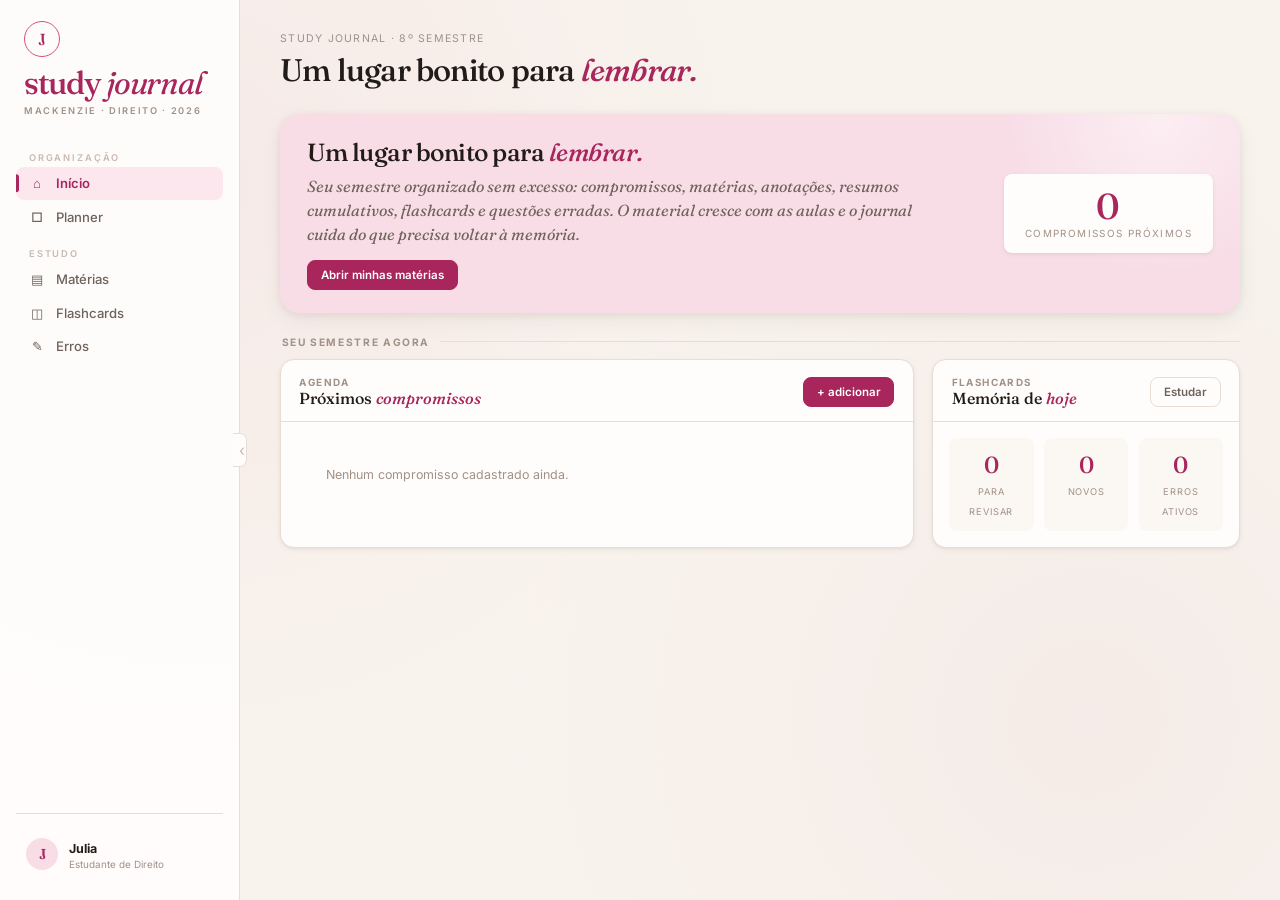
<file: 8semestre-index (1).html>
<!DOCTYPE html><html lang="pt-BR"><head><meta charset="UTF-8"><meta name="viewport" content="width=device-width,initial-scale=1,viewport-fit=cover"><title>Study Journal · Mackenzie</title>
<link rel="preconnect" href="https://fonts.googleapis.com"><link rel="preconnect" href="https://fonts.gstatic.com" crossorigin><link href="https://fonts.googleapis.com/css2?family=Fraunces:ital,opsz,wght@0,9..144,300..650;1,9..144,300..650&family=Inter:wght@400;500;600;700&family=Caveat:wght@400;500&display=swap" rel="stylesheet">
<style>
:root{--bg:#F8F3ED;--bg-soft:#FBF7F2;--paper:#FFFDFC;--ink:#211C19;--ink-soft:#6F625B;--faded:#A19187;--ghost:#C8BAB1;--line:#E8DDD4;--rose:#D84E84;--rose-deep:#A8265C;--rose-soft:#FCE7EF;--blush:#F8DDE7;--nude:#F3E3D6;--shadow-sm:0 1px 3px rgba(33,28,25,.05),0 2px 6px rgba(33,28,25,.04);--shadow:0 2px 8px rgba(33,28,25,.07),0 8px 24px rgba(33,28,25,.05);--shadow-lg:0 8px 32px rgba(33,28,25,.11),0 20px 48px rgba(33,28,25,.07);--r8:8px;--r14:14px;--r20:20px;--tr:.28s cubic-bezier(.4,0,.2,1)}
*{box-sizing:border-box}html,body{margin:0;min-height:100%;font-family:Inter,sans-serif;background:var(--bg);color:var(--ink)}body{background-image:radial-gradient(circle at 15% 20%,rgba(216,78,132,.055),transparent 45%),radial-gradient(circle at 85% 80%,rgba(168,38,92,.035),transparent 46%)}button,input,textarea,select{font:inherit}button{cursor:pointer}.app{display:grid;grid-template-columns:240px 1fr;min-height:100vh;transition:grid-template-columns .3s}.app.collapsed{grid-template-columns:0 1fr}.sidebar{background:rgba(255,253,252,.94);border-right:1px solid var(--line);padding:1.3rem 1rem;position:sticky;top:0;height:100dvh;overflow-y:auto;display:flex;flex-direction:column;transition:opacity .2s}.app.collapsed .sidebar{opacity:0;pointer-events:none;overflow:hidden;padding-inline:0}.logo{padding:0 .5rem;margin-bottom:1.35rem}.seal{width:36px;height:36px;border:1px solid var(--rose);border-radius:50%;display:grid;place-items:center;color:var(--rose-deep);font:500 1rem Fraunces;margin-bottom:.4rem}.logo h1{font:500 2rem Fraunces;margin:0;color:var(--rose-deep);letter-spacing:-.04em}.logo h1 em{font-style:italic;font-weight:400}.logo .subtitle{font-size:.58rem;letter-spacing:.18em;text-transform:uppercase;color:var(--faded);font-weight:600;margin-top:.15rem}.nav-label{font-size:.58rem;letter-spacing:.2em;text-transform:uppercase;color:var(--ghost);padding:0 .8rem;margin:.9rem 0 .25rem;font-weight:600}.nav-link{display:flex;align-items:center;gap:.6rem;width:100%;border:0;background:transparent;padding:.48rem .75rem;font-size:.82rem;color:var(--ink-soft);border-radius:var(--r8);text-align:left;transition:var(--tr);position:relative;font-weight:500}.nav-link:hover{background:var(--bg-soft);color:var(--ink)}.nav-link.active{background:var(--rose-soft);color:var(--rose-deep);font-weight:600}.nav-link.active:before{content:"";position:absolute;left:0;top:50%;transform:translateY(-50%);width:3px;height:1.1rem;border-radius:0 3px 3px 0;background:var(--rose-deep)}.ico{width:18px;height:18px;display:grid;place-items:center;flex:none}.ico svg{width:18px;height:18px}.sidebar-footer{margin-top:auto;border-top:1px solid var(--line);padding-top:.9rem}.profile{display:flex;gap:.65rem;align-items:center;padding:.55rem .65rem}.avatar{width:32px;height:32px;border-radius:50%;background:var(--blush);display:grid;place-items:center;color:var(--rose-deep);font:600 .9rem Fraunces}.profile b{font-size:.78rem}.profile small{display:block;font-size:.62rem;color:var(--faded);margin-top:.1rem}.side-toggle{position:fixed;left:240px;top:50%;transform:translate(-50%,-50%);z-index:30;width:14px;height:34px;border:1px solid var(--line);border-left:0;border-radius:0 7px 7px 0;background:var(--paper);color:var(--ghost);transition:left .3s}.app.collapsed~.side-toggle{left:0}.mobile-menu{display:none;position:fixed;top:12px;left:12px;z-index:120;width:38px;height:38px;border:1px solid var(--line);border-radius:50%;background:var(--paper);box-shadow:var(--shadow);color:var(--rose-deep)}.backdrop{display:none;position:fixed;inset:0;background:rgba(47,33,39,.3);backdrop-filter:blur(3px);z-index:95}.backdrop.show{display:block}main{padding:2rem 2.5rem 2.3rem;min-width:0}.topbar{display:flex;justify-content:space-between;align-items:flex-end;gap:1rem;margin-bottom:1.55rem}.breadcrumb{font-size:.66rem;letter-spacing:.12em;text-transform:uppercase;color:var(--faded);margin-bottom:.3rem}.page-title h1{font:500 1.95rem Fraunces;margin:0;letter-spacing:-.025em}.page-title h1 em{font-style:italic;color:var(--rose-deep)}.view{display:none}.view.active{display:block}.hero{background:var(--blush);border-radius:var(--r20);padding:1.45rem 1.7rem;margin-bottom:1.4rem;box-shadow:var(--shadow);position:relative;overflow:hidden}.hero:before{content:"";position:absolute;width:340px;height:340px;border-radius:50%;right:-90px;top:-160px;background:radial-gradient(circle,rgba(255,255,255,.5),transparent 63%)}.hero-grid{display:grid;grid-template-columns:1fr auto;gap:1.4rem;align-items:center;position:relative}.hero h2{font:500 1.55rem Fraunces;margin:0 0 .45rem;letter-spacing:-.02em}.hero h2 em{font-style:italic;color:var(--rose-deep)}.hero p{font:italic 1rem Fraunces;color:var(--ink-soft);max-width:630px;line-height:1.5;margin:0}.hero .cta{margin-top:.85rem}.mini-count{background:var(--paper);padding:.85rem 1.3rem;border-radius:var(--r8);box-shadow:var(--shadow-sm);min-width:132px;text-align:center}.mini-count .n{font:500 2.25rem Fraunces;color:var(--rose-deep);line-height:1}.mini-count .l{font-size:.62rem;letter-spacing:.14em;text-transform:uppercase;color:var(--faded);margin-top:.2rem}.section-label{display:flex;align-items:center;gap:.6rem;font-size:.64rem;letter-spacing:.16em;text-transform:uppercase;font-weight:700;color:var(--faded);margin:0 0 .7rem .1rem}.section-label:after{content:"";flex:1;height:1px;background:var(--line)}.bento{display:grid;grid-template-columns:repeat(12,1fr);gap:1.15rem}.span8{grid-column:span 8}.span4{grid-column:span 4}.span6{grid-column:span 6}.card{background:var(--paper);border:1px solid var(--line);border-radius:var(--r14);box-shadow:var(--shadow-sm);transition:var(--tr)}.card:hover{box-shadow:var(--shadow)}.card-head{display:flex;align-items:center;gap:.8rem;padding:1rem 1.15rem .8rem;border-bottom:1px solid var(--line)}.card-title{font:500 1rem Fraunces}.card-title em{font-style:italic;color:var(--rose-deep)}.eyebrow{font-size:.62rem;text-transform:uppercase;letter-spacing:.14em;color:var(--faded);font-weight:700}.grow{margin-left:auto}.btn{border:1px solid var(--line);background:var(--paper);color:var(--ink-soft);border-radius:var(--r8);padding:.46rem .8rem;font-size:.72rem;font-weight:600;text-decoration:none;display:inline-flex;align-items:center;gap:.35rem}.btn:hover{background:var(--bg-soft);color:var(--ink)}.btn.primary{background:var(--rose-deep);color:white;border-color:var(--rose-deep)}.empty{padding:1.4rem;color:var(--faded);font-size:.78rem}.mat-grid{display:grid;grid-template-columns:repeat(2,minmax(0,1fr));gap:1rem}.mat-card{background:var(--paper);border:1px solid var(--line);border-radius:var(--r14);box-shadow:var(--shadow-sm);overflow:hidden;transition:var(--tr)}.mat-card:hover{box-shadow:var(--shadow);transform:translateY(-1px)}.mat-header{padding:1rem 1.1rem .8rem;display:flex;align-items:center;gap:.8rem;cursor:pointer}.mat-badge{width:35px;height:35px;border-radius:11px;background:var(--rose-soft);color:var(--rose-deep);display:grid;place-items:center;font:600 .78rem Fraunces;flex:none}.mat-info{flex:1;min-width:0}.mat-name{font:500 1rem Fraunces;line-height:1.2}.mat-sub{font-size:.66rem;color:var(--faded);letter-spacing:.07em;margin-top:.18rem}.chev{font-size:.7rem;color:var(--faded);transition:transform .2s}.mat-card.open .chev{transform:rotate(90deg)}.mat-body{display:none;padding:0 1.1rem 1rem;border-top:1px solid var(--line)}.mat-card.open .mat-body{display:block}.doc-row{display:grid;grid-template-columns:85px 1fr auto;gap:.7rem;align-items:center;padding:.7rem 0;border-bottom:1px dotted var(--line)}.doc-row:last-child{border-bottom:0}.stage{font-size:.62rem;text-transform:uppercase;letter-spacing:.1em;color:var(--faded)}.doc-main b{font-size:.76rem}.doc-main small{display:block;color:var(--faded);font-size:.66rem;margin-top:.15rem}.summary-status{font-size:.64rem;padding:.22rem .55rem;border-radius:999px;background:var(--bg-soft);color:var(--faded);white-space:nowrap}.summary-status.done{background:#E8F3E5;color:#4A7544}.workspace{display:grid;grid-template-columns:1.08fr .92fr;gap:1rem}.frame-card{min-height:70vh;overflow:hidden}.frame-card iframe,.summary-frame{width:100%;height:calc(70vh - 58px);border:0;background:white}.summary-empty{height:calc(70vh - 58px);display:grid;place-items:center;padding:2rem;text-align:center;color:var(--faded)}.summary-empty strong{font:500 1.2rem Fraunces;color:var(--ink);display:block;margin:.35rem 0}.period-tabs{display:flex;gap:.45rem}.period{border:1px solid var(--line);background:var(--paper);padding:.4rem .7rem;border-radius:999px;font-size:.66rem;color:var(--ink-soft);font-weight:600}.period.active{background:var(--rose-deep);color:white;border-color:var(--rose-deep)}.calendar-wrap{padding:1.2rem}.cal-head{display:flex;justify-content:space-between;align-items:center;margin-bottom:1rem}.cal-title{font:500 1.6rem Fraunces}.cal-grid{display:grid;grid-template-columns:repeat(7,1fr);gap:7px}.dow{text-align:center;font-size:.62rem;letter-spacing:.12em;text-transform:uppercase;color:var(--faded);padding:.35rem}.day{min-height:92px;border:1px solid var(--line);background:var(--paper);border-radius:10px;padding:.45rem;font-size:.7rem}.day.today{box-shadow:inset 0 0 0 2px var(--rose)}.evchip{display:block;margin-top:.3rem;padding:.23rem .35rem;border-radius:6px;background:var(--rose-soft);color:var(--rose-deep);font-size:.58rem;overflow:hidden;text-overflow:ellipsis;white-space:nowrap}.agenda-item{padding:.85rem 1rem;border-bottom:1px solid var(--line)}.agenda-item:last-child{border-bottom:0}.agenda-item b{font-size:.8rem}.agenda-meta{font-size:.64rem;color:var(--faded);margin-top:.2rem}.checkline{display:flex;gap:.45rem;align-items:flex-start;font-size:.7rem;margin-top:.45rem}.checkline input{accent-color:var(--rose-deep)}.review-card{padding:1rem 1.1rem;border-bottom:1px solid var(--line);display:grid;grid-template-columns:1fr auto;gap:1rem}.review-card:last-child{border-bottom:0}.review-card b{font:500 .9rem Fraunces}.review-card small{display:block;color:var(--faded);font-size:.65rem;margin-top:.2rem}.modal{position:fixed;inset:0;z-index:200;display:none;align-items:center;justify-content:center;padding:1.5rem}.modal.open{display:flex}.modal-bg{position:absolute;inset:0;background:rgba(74,46,58,.35);backdrop-filter:blur(6px)}.modal-panel{position:relative;width:min(780px,100%);max-height:92vh;overflow:auto;background:var(--paper);border:1px solid var(--line);border-radius:var(--r20);box-shadow:var(--shadow-lg);padding:1.35rem}.modal-panel h3{font:500 1.35rem Fraunces;margin:.1rem 0 .25rem}.modal-panel p{font-size:.75rem;color:var(--faded);line-height:1.5}.close{position:absolute;right:1rem;top:1rem;width:34px;height:34px;border:1px solid var(--line);border-radius:50%;background:var(--bg-soft);color:var(--ink-soft)}label{display:block;font-size:.62rem;letter-spacing:.12em;text-transform:uppercase;color:var(--faded);font-weight:700;margin:.8rem 0 .3rem}input,textarea,select{width:100%;border:1px solid var(--line);border-radius:var(--r8);background:white;padding:.65rem .7rem;outline:none}textarea{min-height:150px;resize:vertical;line-height:1.45}.row{display:flex;gap:.5rem;flex-wrap:wrap;margin-top:.7rem}.toast{position:fixed;right:1rem;bottom:1rem;background:var(--ink);color:white;padding:.65rem .85rem;border-radius:10px;font-size:.7rem;opacity:0;transform:translateY(8px);transition:.2s;z-index:300}.toast.show{opacity:1;transform:none}
@media(max-width:1150px){.bento{grid-template-columns:repeat(6,1fr)}.span8,.span4,.span6{grid-column:span 6}.mat-grid{grid-template-columns:1fr}.workspace{grid-template-columns:1fr}}
.reader-tabs{display:none}@media(max-width:768px){.reader-tabs{display:flex}.workspace{grid-template-columns:1fr}.workspace .frame-card{display:none}.workspace.reader-notes .notes-pane{display:block}.workspace.reader-summary .summary-pane{display:block}.reader-expand{display:none}.app{grid-template-columns:1fr}.sidebar{position:fixed;left:-240px;top:0;width:240px;z-index:100;box-shadow:var(--shadow-lg);transition:left var(--tr)}.sidebar.open{left:0}.mobile-menu{display:grid;place-items:center}.side-toggle{display:none}main{padding:4.3rem 1.05rem 1.6rem}.hero-grid{grid-template-columns:1fr}.mini-count{justify-self:start}.topbar{align-items:flex-start}.page-title h1{font-size:1.65rem}.cal-grid{gap:4px}.day{min-height:72px;padding:.35rem}.doc-row{grid-template-columns:70px 1fr}.doc-row .btn{grid-column:2}.frame-card iframe,.summary-frame,.summary-empty{height:58vh}}

/* ══ V7 · FLASHCARDS, ERROS & STUDY TOOLS ═════════════════════════ */
.fc-toolbar,.error-toolbar,.highlight-tools{display:flex;gap:.45rem;flex-wrap:wrap;align-items:center}
.select-sm,.input-sm{width:auto;min-width:130px;padding:.46rem .6rem;font-size:.7rem}
.flash-layout{display:grid;grid-template-columns:minmax(0,1.1fr) minmax(320px,.9fr);gap:1rem}
.flash-list{max-height:68vh;overflow:auto}
.flash-row{padding:.85rem 1rem;border-bottom:1px solid var(--line);display:grid;grid-template-columns:1fr auto;gap:.9rem;align-items:start}
.flash-row:last-child{border-bottom:0}.flash-q{font-size:.78rem;font-weight:650;line-height:1.45}.flash-meta{display:flex;gap:.35rem;flex-wrap:wrap;margin-top:.4rem}
.tag{font-size:.56rem;padding:.18rem .45rem;border-radius:999px;background:var(--bg-soft);color:var(--faded);border:1px solid var(--line)}
.tag.rose{background:var(--rose-soft);color:var(--rose-deep);border-color:transparent}.tag.warn{background:#FFF4D9;color:#8A641C;border-color:#F2E3B4}.tag.good{background:#E8F3E5;color:#4A7544;border-color:#D8E9D4}
.study-card{padding:1.2rem;min-height:360px;display:flex;flex-direction:column;justify-content:center;text-align:center}
.fc-prompt{font:500 1.3rem Fraunces;line-height:1.45;margin:0 auto;max-width:620px}.fc-answer{display:none;margin:1rem auto 0;padding:1rem;border-radius:var(--r14);background:var(--bg-soft);max-width:620px;font-size:.82rem;line-height:1.6}.fc-answer.show{display:block}
.rate-row{display:none;justify-content:center;gap:.55rem;flex-wrap:wrap;margin-top:1rem}.rate-row.show{display:flex}.rate-bad{border-color:#E9B5C7;color:#9D235D;background:#FDECF2}.rate-mid{border-color:#E9D8A9;color:#80631A;background:#FFF8DF}.rate-good{border-color:#CFE2C9;color:#4A7544;background:#EFF8EC}
.kpi-strip{display:grid;grid-template-columns:repeat(4,1fr);gap:.7rem;margin-bottom:1rem}.kpi{background:var(--paper);border:1px solid var(--line);border-radius:var(--r14);padding:.8rem 1rem}.kpi b{display:block;font:500 1.45rem Fraunces;color:var(--rose-deep)}.kpi span{font-size:.58rem;text-transform:uppercase;letter-spacing:.12em;color:var(--faded)}
.error-row{padding:.9rem 1rem;border-bottom:1px solid var(--line)}.error-row:last-child{border-bottom:0}.error-head{display:flex;justify-content:space-between;gap:.8rem;align-items:flex-start}.error-head b{font:500 .95rem Fraunces}.error-text{font-size:.72rem;color:var(--ink-soft);line-height:1.55;margin-top:.45rem;white-space:pre-wrap}.error-actions{display:flex;gap:.4rem;flex-wrap:wrap;margin-top:.65rem}
.import-box{min-height:260px;font-family:ui-monospace,SFMono-Regular,Menlo,monospace;font-size:.68rem}
.summary-toolsbar{padding:.55rem .75rem;border-bottom:1px solid var(--line);display:flex;gap:.4rem;align-items:center;flex-wrap:wrap;background:var(--bg-soft)}
.swatch{width:24px;height:24px;border-radius:50%;border:1px solid rgba(0,0,0,.08);padding:0}.swatch[data-c="#FFE59A"]{background:#FFE59A}.swatch[data-c="#F8BBD0"]{background:#F8BBD0}.swatch[data-c="#CDECCF"]{background:#CDECCF}.swatch[data-c="#DED3FF"]{background:#DED3FF}
.home-memory{display:grid;grid-template-columns:repeat(3,1fr);gap:.65rem;padding:1rem}.memory-stat{padding:.75rem;border-radius:var(--r8);background:var(--bg-soft);text-align:center}.memory-stat b{display:block;font:500 1.45rem Fraunces;color:var(--rose-deep)}.memory-stat small{font-size:.58rem;color:var(--faded);text-transform:uppercase;letter-spacing:.09em}
@media(max-width:960px){.flash-layout{grid-template-columns:1fr}.kpi-strip{grid-template-columns:repeat(2,1fr)}}
@media(max-width:620px){.kpi-strip{grid-template-columns:1fr 1fr}.home-memory{grid-template-columns:1fr}.fc-toolbar select,.fc-toolbar input,.error-toolbar select,.error-toolbar input{width:100%}.flash-row{grid-template-columns:1fr}.summary-toolsbar{justify-content:center}}


/* ══ V7.1 · MOBILE CALENDAR FIX ═══════════════════════════════════ */
.calendar-wrap{overflow:hidden}
.cal-grid{min-width:0;width:100%}
.day{min-width:0;overflow:hidden}
.daynum{display:flex;align-items:center;justify-content:space-between}
.day-events{min-width:0}
.evchip{
  width:100%;
  max-width:100%;
  min-width:0;
  overflow:hidden;
  text-overflow:ellipsis;
  white-space:nowrap;
}
@media(max-width:700px){
  .calendar-wrap{padding:.55rem}
  .cal-head{gap:.35rem;margin-bottom:.55rem}
  .cal-title{font-size:1rem}
  .cal-grid{
    grid-template-columns:repeat(7,minmax(0,1fr));
    gap:3px;
  }
  .dow{
    font-size:.52rem;
    padding:.2rem 0;
    letter-spacing:.02em;
  }
  .day{
    min-height:58px;
    padding:.28rem .22rem;
    border-radius:9px;
  }
  .daynum b{font-size:.66rem}
  .day-events{
    display:flex;
    flex-direction:column;
    gap:2px;
    margin-top:3px;
  }
  .evchip{
    font-size:.47rem;
    line-height:1.15;
    padding:.18rem .22rem;
    border-radius:5px;
  }
  #calendar .card-head,
  #calendar .card-head > div:first-child{
    min-width:0;
  }
  #calendar .card-title{font-size:1.05rem}
  #calendar .card-head .btn.primary{
    padding:.48rem .58rem;
    font-size:.62rem;
    white-space:nowrap;
  }
}
@media(max-width:390px){
  .main{padding:.7rem}
  .calendar-wrap{padding:.4rem}
  .cal-grid{gap:2px}
  .day{min-height:54px;padding:.24rem .16rem}
  .dow{font-size:.48rem}
  .evchip{font-size:.44rem;padding:.16rem .18rem}
}


.avatar-btn{padding:0;border:0;overflow:hidden;position:relative;cursor:pointer}
.avatar-btn img{display:none;width:100%;height:100%;object-fit:cover}
.avatar-btn.has-photo img{display:block}.avatar-btn.has-photo #avatarInitial{display:none}
.reader-tabs{width:max-content;max-width:100%;padding:3px;gap:3px;background:rgba(255,255,255,.6);border:1px solid var(--line);border-radius:999px;margin:0 0 .8rem;box-shadow:var(--shadow-sm)}
.reader-tab{appearance:none;border:0;background:transparent;color:var(--ink-soft);border-radius:999px;padding:.5rem .9rem;font-size:.72rem;font-weight:650;min-width:92px;transition:var(--tr)}
.reader-tab.active{background:var(--rose-deep);color:white;box-shadow:0 4px 14px rgba(164,42,94,.16)}
.doc-mode{display:flex;gap:2px;padding:2px;border:1px solid var(--line);background:var(--bg-soft);border-radius:999px}
.docmode{border:0;background:transparent;color:var(--faded);border-radius:999px;padding:.34rem .55rem;font-size:.62rem;font-weight:650}
.docmode.active{background:var(--paper);color:var(--rose-deep);box-shadow:var(--shadow-sm)}
#driveFrame{display:block;width:100%;border:0;background:#fff}
@media(max-width:768px){
  .mobile-menu{top:14px;left:auto;right:14px;width:42px;height:42px}
  main{padding-top:4.55rem}.topbar{padding-right:3.2rem}
  .reader-tabs{display:flex;margin:.2rem 0 .85rem}
  .reader-tab{min-width:0;flex:1;padding:.5rem 1rem}
  .workspace.reader-notes .notes-pane,.workspace.reader-summary .summary-pane{width:100%;min-width:0}
  .frame-card{min-height:0}
  .frame-card .card-head{padding:.85rem .9rem .7rem;gap:.55rem;flex-wrap:wrap}
  .frame-card .card-head>div:first-child{min-width:0;flex:1 1 180px}
  .frame-card .card-title{font-size:.95rem;line-height:1.25}
  .frame-card .eyebrow{font-size:.55rem}
  .doc-mode{margin-left:auto}.drive-open{padding:.4rem .55rem;font-size:.64rem}
  #driveFrame,.summary-frame,.summary-empty{height:68vh}
  .period-tabs{width:100%;gap:.35rem}.period{flex:1;text-align:center;padding:.48rem .55rem}
}
@media(max-width:390px){
  .reader-tab{font-size:.68rem;padding:.46rem .75rem}
  .frame-card .card-head{padding:.75rem .75rem .65rem}
  .docmode{font-size:.58rem;padding:.3rem .48rem}.drive-open{font-size:.6rem;padding:.36rem .48rem}
}


/* ══ V7.3 · TRUE A4-FIT DOC VIEW ═════════════════════════════════ */
.a4-viewport{
  width:100%;
  height:72vh;
  min-height:540px;
  overflow:hidden;
  position:relative;
  background:#eee9e4;
  border-top:1px solid var(--line);
}
.a4-viewport #driveFrame{
  position:absolute;
  top:0;left:0;
  width:794px;
  max-width:none;
  border:0;
  transform-origin:top left;
  background:white;
}
@media(max-width:768px){
  .a4-viewport{height:70vh;min-height:500px}
}
@media(max-width:390px){
  .a4-viewport{height:68vh;min-height:470px}
}


/* V7.4 fullscreen study mode */
.icon-btn{width:36px;height:36px;padding:0;display:inline-flex;align-items:center;justify-content:center;font-size:1rem}
.fullscreen-bar{display:none}
.viewer-fullscreen{position:fixed!important;inset:0!important;z-index:99999!important;width:100vw!important;height:100dvh!important;max-width:none!important;margin:0!important;border:0!important;border-radius:0!important;background:var(--paper)!important;display:flex!important;flex-direction:column!important}
.viewer-fullscreen .fullscreen-bar{display:flex;align-items:center;gap:.65rem;flex:0 0 auto;padding:.55rem .7rem;border-bottom:1px solid var(--line);background:rgba(255,252,250,.96);backdrop-filter:blur(14px)}
.viewer-fullscreen .fullscreen-bar span{font:500 .9rem Fraunces;color:var(--ink)}
.viewer-fullscreen .card-head{flex:0 0 auto}
.viewer-fullscreen .a4-viewport,.viewer-fullscreen .summary-frame,.viewer-fullscreen .summary-empty{flex:1 1 auto!important;height:auto!important;min-height:0!important}
body.viewer-open{overflow:hidden}
@media(max-width:768px){.viewer-fullscreen .fullscreen-bar{padding-top:max(.55rem,env(safe-area-inset-top))}.viewer-fullscreen .card-head{padding:.65rem .75rem}.viewer-fullscreen .summary-toolsbar{flex:0 0 auto}}


/* V7.5 · macOS-like fullscreen reader */
.reader-mode-btn{
  display:inline-flex;align-items:center;gap:.42rem;
  padding:.5rem .72rem;border-radius:10px;
  font-size:.68rem;font-weight:700;
  background:linear-gradient(180deg,#fff,#fff8fb);
  border:1px solid var(--line);
  box-shadow:0 2px 8px rgba(111,42,73,.05);
}
.reader-mode-icon{font-size:.9rem;line-height:1}
.macbar{
  min-height:46px;
  padding:.5rem .75rem!important;
  background:rgba(255,252,250,.96)!important;
  border-bottom:1px solid var(--line);
  display:none;
}
.viewer-fullscreen .macbar{display:flex!important}
.mac-dots{display:flex;gap:7px;align-items:center}
.mac-dot{width:11px;height:11px;border-radius:50%;display:block;box-shadow:inset 0 0 0 1px rgba(0,0,0,.08)}
.mac-dot.red{background:#ff5f57}.mac-dot.amber{background:#febc2e}.mac-dot.green{background:#28c840}
.mac-title{font:600 .78rem "DM Sans",sans-serif;color:var(--ink-soft);margin-left:.35rem}
.mac-close{font-size:.64rem;padding:.4rem .58rem}
.viewer-fullscreen{
  background:linear-gradient(180deg,#f6f3f1 0%,#efeae7 100%)!important;
}
.viewer-fullscreen .card-head{
  background:rgba(255,253,251,.94);
  backdrop-filter:blur(16px);
}
.viewer-fullscreen .a4-viewport{
  background:#e8e4e1!important;
  padding:18px 0;
}
.viewer-fullscreen #driveFrame{
  box-shadow:0 20px 60px rgba(54,36,44,.16);
}
@media(max-width:768px){
  .reader-mode-btn{padding:.48rem .62rem;font-size:.64rem}
  .macbar{padding-top:max(.6rem,env(safe-area-inset-top))!important}
  .mac-title{font-size:.74rem}
  .mac-close{font-size:.6rem}
  .viewer-fullscreen .a4-viewport{padding-top:10px}
}

</style><link rel="icon" type="image/svg+xml" href="data:image/svg+xml,%3Csvg xmlns='http://www.w3.org/2000/svg' viewBox='0 0 64 64'%3E%3Crect x='4' y='4' width='56' height='56' rx='16' fill='%23A42A5E'/%3E%3Cpath d='M18 18h24a5 5 0 0 1 5 5v24H23a5 5 0 0 1-5-5V18Z' fill='%23FFF8F5'/%3E%3Cpath d='M23 18v29' stroke='%23E9B6C9' stroke-width='3'/%3E%3Cpath d='m39 23 1.8 4.2L45 29l-4.2 1.8L39 35l-1.8-4.2L33 29l4.2-1.8L39 23Z' fill='%23D96B98'/%3E%3Cpath d='M28 39h13' stroke='%23E9B6C9' stroke-width='3' stroke-linecap='round'/%3E%3C/svg%3E">
</head><body>
<button class="mobile-menu" id="mobileMenu">☰</button><div class="backdrop" id="backdrop"></div>
<div class="app" id="app"><aside class="sidebar" id="sidebar"><div class="logo"><div class="seal">J</div><h1>study <em>journal</em></h1><div class="subtitle">Mackenzie · Direito · 2026</div></div>
<div class="nav-label">Organização</div>
<button class="nav-link active" data-view="home"><span class="ico">⌂</span><span>Início</span></button>
<button class="nav-link" data-view="calendar"><span class="ico">□</span><span>Planner</span></button>
<div class="nav-label">Estudo</div>
<button class="nav-link" data-view="subjects"><span class="ico">▤</span><span>Matérias</span></button>
<button class="nav-link" data-view="flashcards"><span class="ico">◫</span><span>Flashcards</span></button>
<button class="nav-link" data-view="errors"><span class="ico">✎</span><span>Erros</span></button>
<div class="sidebar-footer">
      <div class="profile">
        <button class="avatar avatar-btn" id="avatarBtn" onclick="document.getElementById('avatarInput').click()" title="Trocar foto">
          <span id="avatarInitial">J</span><img id="avatarImg" alt="Foto da Julia">
        </button>
        <input id="avatarInput" type="file" accept="image/*" hidden onchange="saveAvatar(this)">
        <div><b>Julia</b><small>Estudante de Direito</small></div>
      </div>
    </div></aside>
<main>
<div class="topbar"><div class="page-title"><div class="breadcrumb" id="crumb">Study Journal · 8º semestre</div><h1 id="title">Um lugar bonito para <em>lembrar.</em></h1></div></div>

<section id="home" class="view active">
  <div class="hero"><div class="hero-grid"><div>
    <h2>Um lugar bonito para <em>lembrar.</em></h2>
    <p>Seu semestre organizado sem excesso: compromissos, matérias, anotações, resumos cumulativos, flashcards e questões erradas. O material cresce com as aulas e o journal cuida do que precisa voltar à memória.</p>
    <button class="btn primary cta" onclick="showView('subjects')">Abrir minhas matérias</button>
  </div><div class="mini-count"><div class="n" id="homeCount">0</div><div class="l">compromissos próximos</div></div></div></div>

  <div class="section-label">Seu semestre agora</div>
  <div class="bento">
    <div class="card span8"><div class="card-head"><div><div class="eyebrow">Agenda</div><div class="card-title">Próximos <em>compromissos</em></div></div><div class="grow"></div><button class="btn primary" onclick="openEventModal()">+ adicionar</button></div><div id="homeAgenda" class="empty">Nenhum compromisso cadastrado ainda.</div></div>
    <div class="card span4"><div class="card-head"><div><div class="eyebrow">Flashcards</div><div class="card-title">Memória de <em>hoje</em></div></div><div class="grow"></div><button class="btn" onclick="showView('flashcards')">Estudar</button></div><div class="home-memory"><div class="memory-stat"><b id="homeDue">0</b><small>para revisar</small></div><div class="memory-stat"><b id="homeNew">0</b><small>novos</small></div><div class="memory-stat"><b id="homeErrors">0</b><small>erros ativos</small></div></div></div>
  </div>
</section>

<section id="calendar" class="view">
  <div class="card"><div class="card-head"><div><div class="eyebrow">Planner acadêmico</div><div class="card-title">Calendário do <em>semestre</em></div></div><div class="grow"></div><button class="btn primary" onclick="openEventModal()">+ compromisso</button></div>
    <div class="calendar-wrap"><div class="cal-head"><button class="btn" onclick="moveMonth(-1)">‹</button><div class="cal-title" id="calTitle"></div><button class="btn" onclick="moveMonth(1)">›</button></div><div class="cal-grid" id="calGrid"></div></div>
  </div>
  <div style="height:1rem"></div>
  <div class="card"><div class="card-head"><div class="card-title">Próximos <em>itens</em></div></div><div id="agendaList"></div></div>
</section>

<section id="subjects" class="view"><div class="section-label">Biblioteca acadêmica</div><div class="mat-grid" id="matGrid"></div></section>

<section id="subjectDetail" class="view">
  <div style="display:flex;justify-content:space-between;align-items:center;gap:1rem;margin-bottom:1rem;flex-wrap:wrap"><button class="btn" onclick="showView('subjects')">← Todas as matérias</button><div class="period-tabs"><button class="period active" data-stage="1">Primeira etapa</button><button class="period" data-stage="2">Segunda etapa</button></div></div>
  <div class="reader-tabs"><button class="reader-tab active" data-reader="notes" onclick="setReader('notes')">Anotações</button><button class="reader-tab" data-reader="summary" onclick="setReader('summary')">Resumo</button></div>
  <div class="workspace" id="studyWorkspace">
    <div class="card frame-card notes-pane" id="notesPane">
<div class="fullscreen-bar macbar">
      <div class="mac-dots" aria-hidden="true"><span class="mac-dot red"></span><span class="mac-dot amber"></span><span class="mac-dot green"></span></div>
      <div class="mac-title">Anotações</div>
      <div class="grow"></div>
      <button class="btn mac-close" onclick="toggleViewerFullscreen('notes')">Sair da tela cheia</button>
    </div><div class="card-head"><div><div class="eyebrow">Google Drive</div><div class="card-title">Anotações <em id="detailShort"></em></div></div><div class="grow"></div><button class="btn reader-mode-btn" onclick="toggleViewerFullscreen('notes')" title="Tela cheia" aria-label="Anotações em tela cheia"><span class="reader-mode-icon">⛶</span><span>Modo leitura</span></button>
<div class="doc-mode">
  <button class="docmode active" id="pageModeBtn" onclick="setDocMode('a4')">A4</button>
  <button class="docmode" id="docsModeBtn" onclick="setDocMode('docs')">Docs</button>
</div>
<a class="btn drive-open" id="openDrive" target="_blank">Abrir</a></div><div class="a4-viewport" id="a4Viewport"><iframe id="driveFrame" loading="lazy"></iframe></div></div>
    <div class="card frame-card summary-pane" id="summaryPane">
<div class="fullscreen-bar macbar">
      <div class="mac-dots" aria-hidden="true"><span class="mac-dot red"></span><span class="mac-dot amber"></span><span class="mac-dot green"></span></div>
      <div class="mac-title">Resumo</div>
      <div class="grow"></div>
      <button class="btn mac-close" onclick="toggleViewerFullscreen('summary')">Sair da tela cheia</button>
    </div>
      <div class="card-head"><div><div class="eyebrow">Resumo cumulativo</div><div class="card-title">Resumo de <em>revisão</em></div></div><div class="grow"></div><button class="btn reader-mode-btn" onclick="toggleViewerFullscreen('summary')" title="Tela cheia" aria-label="Resumo em tela cheia"><span class="reader-mode-icon">⛶</span><span>Modo leitura</span></button><button class="btn primary" onclick="openSummaryModal()">Atualizar material</button></div>
      <div class="summary-toolsbar"><span class="eyebrow">Marca-texto</span><button class="swatch" data-c="#FFE59A" onclick="applyHighlight(this.dataset.c)" title="amarelo"></button><button class="swatch" data-c="#F8BBD0" onclick="applyHighlight(this.dataset.c)" title="rosa"></button><button class="swatch" data-c="#CDECCF" onclick="applyHighlight(this.dataset.c)" title="verde"></button><button class="swatch" data-c="#DED3FF" onclick="applyHighlight(this.dataset.c)" title="lilás"></button><button class="btn" onclick="clearHighlight()">Limpar grifo</button></div>
      <div id="summaryEmpty" class="summary-empty"><div><span style="font:500 1.7rem Caveat;color:var(--rose-deep)">remember</span><strong>Ainda não tem resumo salvo.</strong><span>O resumo desta etapa cresce semanalmente sem apagar conteúdo importante.</span></div></div><iframe id="summaryFrame" class="summary-frame" style="display:none"></iframe>
    </div>
  </div>
</section>

<section id="flashcards" class="view">
  <div class="kpi-strip"><div class="kpi"><b id="fcTotal">0</b><span>flashcards</span></div><div class="kpi"><b id="fcDue">0</b><span>para hoje</span></div><div class="kpi"><b id="fcNew">0</b><span>novos</span></div><div class="kpi"><b id="fcMastered">0</b><span>dominados</span></div></div>
  <div class="card" style="margin-bottom:1rem"><div class="card-head"><div><div class="eyebrow">Biblioteca</div><div class="card-title">Seus <em>flashcards</em></div></div><div class="grow fc-toolbar">
    <select class="select-sm" id="fcSubjectFilter" onchange="renderFlashcards()"><option value="">Todas as matérias</option></select>
    <select class="select-sm" id="fcStageFilter" onchange="renderFlashcards()"><option value="">Todas as etapas</option><option value="1">Primeira etapa</option><option value="2">Segunda etapa</option></select>
    <select class="select-sm" id="fcTypeFilter" onchange="renderFlashcards()"><option value="">Todos os tipos</option></select>
    <select class="select-sm" id="fcStatusFilter" onchange="renderFlashcards()"><option value="">Todos os status</option><option value="due">Para revisar</option><option value="new">Novos</option><option value="mastered">Dominados</option><option value="stale">Não veio na última atualização</option></select>
    <input class="input-sm" id="fcTopicFilter" placeholder="Filtrar tópico..." oninput="renderFlashcards()">
    <button class="btn" onclick="exportFlashcards()">Exportar JSON</button>
  </div></div></div>
  <div class="flash-layout">
    <div class="card"><div class="card-head"><div class="card-title">Coleção <em>filtrada</em></div></div><div id="flashList" class="flash-list"></div></div>
    <div class="card"><div class="card-head"><div><div class="eyebrow">Sessão de estudo</div><div class="card-title">Um ponto por <em>vez</em></div></div><div class="grow"></div><button class="btn primary" onclick="startStudy()">Começar</button></div><div id="studyCard" class="study-card"><div class="empty">Use os filtros e toque em “Começar”.</div></div></div>
  </div>
</section>

<section id="errors" class="view">
  <div class="card"><div class="card-head"><div><div class="eyebrow">QConcursos</div><div class="card-title">Caderno de <em>erros</em></div></div><div class="grow error-toolbar"><select class="select-sm" id="errSubjectFilter" onchange="renderErrors()"><option value="">Todas as matérias</option></select><input class="input-sm" id="errTopicFilter" placeholder="Filtrar tópico..." oninput="renderErrors()"><button class="btn primary" onclick="openErrorModal()">+ questão errada</button></div></div><div id="errorList"></div></div>
</section>
</main></div><button class="side-toggle" id="sideToggle">‹</button>
<div class="modal" id="eventModal"><div class="modal-bg" onclick="closeModal('eventModal')"></div><div class="modal-panel"><button class="close" onclick="closeModal('eventModal')">×</button><h3 id="eventModalTitle">Novo compromisso</h3><p>Cadastre prova, trabalho, entrega ou qualquer compromisso e quebre a preparação em checklist.</p><input type="hidden" id="evId"><label>Tipo</label><select id="evType"><option>Prova</option><option>Trabalho</option><option>Entrega</option><option>Outro</option></select><label>Data</label><input type="date" id="evDate"><label>Título</label><input id="evTitle"><label>Matéria</label><select id="evSubject"></select><label>Checklist · uma linha por item</label><textarea id="evChecklist" placeholder="Revisar aulas 1 a 4
Fazer 20 questões
Revisar erros"></textarea><div class="row"><button class="btn primary" onclick="saveEvent()">Salvar compromisso</button><button class="btn danger" id="deleteEventBtn" style="display:none" onclick="deleteEvent()">Excluir</button></div></div></div>
<div class="modal" id="summaryModal"><div class="modal-bg" onclick="closeModal('summaryModal')"></div><div class="modal-panel"><button class="close" onclick="closeModal('summaryModal')">×</button><h3>Atualizar material da matéria</h3><p id="summaryMeta"></p>
<label>Prompt pronto para o ChatGPT</label><textarea id="summaryPrompt" readonly style="min-height:250px"></textarea>
<div class="row"><button class="btn primary" onclick="copyPrompt()">Copiar prompt</button><a class="btn" href="https://chatgpt.com/" target="_blank">Abrir ChatGPT</a></div>
<label>Resposta completa do ChatGPT</label><textarea id="materialResponse" class="import-box" placeholder="Cole aqui a resposta com <SUMMARY_HTML> e <FLASHCARDS_JSON>..."></textarea>
<div class="row"><button class="btn primary" onclick="importMaterialResponse()">Atualizar resumo + sincronizar flashcards</button></div>
</div></div>

<div class="modal" id="errorModal"><div class="modal-bg" onclick="closeModal('errorModal')"></div><div class="modal-panel"><button class="close" onclick="closeModal('errorModal')">×</button><h3 id="errorModalTitle">Nova questão errada</h3><p>Salve só o essencial da questão para conseguir voltar ao ponto que te confundiu.</p>
<input type="hidden" id="errId">
<label>Matéria</label><select id="errSubject"></select>
<label>Tópico que errou</label><input id="errTopic" placeholder="Ex.: Competência territorial">
<label>Por que errou</label><select id="errReason"><option>Não sabia o conteúdo</option><option>Confundi conceitos</option><option>Esqueci detalhe ou exceção</option><option>Interpretei errado</option><option>Desatenção</option><option>Outro</option></select>
<label>O que eu errei / explicação</label><textarea id="errExplanation" placeholder="Cole aqui a explicação do QConcursos ou escreva o que faltou para acertar."></textarea>
<div class="row"><button class="btn primary" onclick="saveError()">Salvar erro</button><button class="btn danger" id="deleteErrorBtn" style="display:none" onclick="deleteError()">Excluir</button></div>
</div></div>
<div class="toast" id="toast"></div>
<script>
const SUBJECTS=[{"key": "dpt", "name": "Direito Processual do Trabalho", "short": "DPT", "docs": {"1": "18LI2DrdzGho_3DEFZ_ROZHV51qGGaS9UXh43Yfa4tiY", "2": "1D4nLg9cglxKzhnLt1A3xfSH39ihqT11Rz17GqvcFWxI"}}, {"key": "tgot", "name": "Teoria Geral da Obrigação Tributária", "short": "TGOT", "docs": {"1": "1ukUJjwfcPssjPeN5L44iO6ZuUwFHiKESL_ja1FLD-68", "2": "1KoWl8eQ9aBPfXE0gLVFWF6d0V82mFfOKFnGHlc76ueM"}}, {"key": "dec", "name": "Direito Econômico e Concorrencial", "short": "DEC", "docs": {"1": "1BUHEFHI7efE8UEd6Kv3XDgUjTiCBnrDvS_Jx2-virTQ", "2": "1dJ45VFE89xjKi6tXP_-X2JxOzmQHeV9AKdlHoq7RFk0"}}, {"key": "dss", "name": "Direito da Seguridade Social", "short": "DSS", "docs": {"1": "1Nm554dsvS-ZuTIRmulmV5SR8QbfmQNV0JNCPyQmIeIc", "2": "1jRPyNJX6mTGCDZbj_VadROItccVrnmxYjfHzjvvUwKY"}}, {"key": "rebi", "name": "Relações Estatais, Bens e Intervenções", "short": "REBI", "docs": {"1": "1uUUigWIRWbwuJ_MFj5__A9yt97o1NksCJ7u2DY8nPUE", "2": "1GXLY0G2BKnNZ8-_zmTYvQA8w2tWaGDRleQYMiQluCbk"}}, {"key": "etica", "name": "Ética Profissional", "short": "Ética", "docs": {"1": "1HlsXmCxtTFXeh_n9QziKWTeduF4ezXxWHR1SoS1_FHc", "2": "1wiOqh_AS5l7XtWQwZotPAZpGlmXYUgwDEW8unlLmk2o"}}, {"key": "dde", "name": "Direito Digital Eletrônico", "short": "DDE", "docs": {"1": "1sAI1jxgv3QJhE2lwpsJcKj9UeBE9eXzWmu0Wj9qZ9Fo", "2": "12QjQI8qllSNvf-QLrP7XMLjrhWuxrHkQ4gk8YjscbY0"}}, {"key": "di", "name": "Direito da Inovação", "short": "DI", "docs": {"1": "1Y89CJwUbgcmGMMn2s95D-eK2iJsOBGJGTdTDzDz2n2Y", "2": "1GVhAxS_RZq7KDtQfG-Huk3p5Et3wDid069UXf-GvgWU"}}, {"key": "ajt", "name": "Prática Extensionista: Acesso à Justiça do Trabalho", "short": "AJT", "docs": {"1": "14RpF84SEwBWnxvj8Fw6iFh-ZsVAc66AjY69BYIkC1uM", "2": "1pCpHc78qnpJPCYQ1NxcN2f0s7flkH2BrZonV7wdQUq0"}}, {"key": "petss", "name": "Prática Extensionista: Temas de Seguridade", "short": "PETSS", "docs": {"1": "1CIhNd-F_dmT4IICLfPBtvCFvnIW77YXJH7I7btJtDqE", "2": "1WdmLP6wBirGastfD7omY33_H1G9Obvfvky69DSFoIiQ"}}];
let currentSubject=SUBJECTS[0].key,currentStage='1',calDate=new Date(),savedSummaryRange=null,studyQueue=[],studyIndex=0,docMode='a4';
const $=s=>document.querySelector(s),$$=s=>[...document.querySelectorAll(s)],subj=k=>SUBJECTS.find(x=>x.key===k);
const sumKey=()=>`msj7-summary::${currentSubject}::${currentStage}`,evKey='msj7-events',fcKey='msj7-flashcards',errKey='msj7-errors';
const titles={home:['Study Journal · 8º semestre','Um lugar bonito para <em>lembrar.</em>'],calendar:['Planner acadêmico','Calendário do <em>semestre</em>'],subjects:['Estudo · Biblioteca','Suas <em>matérias</em>'],flashcards:['Memória ativa','Seus <em>flashcards</em>'],errors:['Questões · Caderno de erros','Seus <em>erros</em>'],subjectDetail:['Estudo · Matéria','']};

function showView(v){$$('.view').forEach(x=>x.classList.toggle('active',x.id===v));$$('.nav-link').forEach(x=>x.classList.toggle('active',x.dataset.view===v));$('#crumb').textContent=titles[v][0];$('#title').innerHTML=v==='subjectDetail'?subj(currentSubject).name:titles[v][1];if(innerWidth<=768)closeSidebar();if(v==='subjects')renderSubjects();if(v==='calendar')renderCalendar();if(v==='flashcards')renderFlashcards();if(v==='errors')renderErrors();renderHome();}
$$('.nav-link').forEach(b=>b.onclick=()=>showView(b.dataset.view));
function toggleSidebar(){if(innerWidth<=768){$('#sidebar').classList.toggle('open');$('#backdrop').classList.toggle('show')}else{$('#app').classList.toggle('collapsed');$('#sideToggle').textContent=$('#app').classList.contains('collapsed')?'›':'‹'}}
function closeSidebar(){$('#sidebar').classList.remove('open');$('#backdrop').classList.remove('show')}
$('#mobileMenu').onclick=toggleSidebar;$('#backdrop').onclick=closeSidebar;$('#sideToggle').onclick=toggleSidebar;
function openModal(id){$('#'+id).classList.add('open')}function closeModal(id){$('#'+id).classList.remove('open')}function toast(m){let t=$('#toast');t.textContent=m;t.classList.add('show');setTimeout(()=>t.classList.remove('show'),1800)}
const todayStr=()=>new Date().toISOString().slice(0,10);function addDaysISO(n){let d=new Date();d.setHours(12,0,0,0);d.setDate(d.getDate()+n);return d.toISOString().slice(0,10)}

function initSubjects(){
  $('#evSubject').innerHTML=SUBJECTS.map(s=>`<option value="${s.key}">${s.name}</option>`).join('');
  $('#errSubject').innerHTML=SUBJECTS.map(s=>`<option value="${s.key}">${s.name}</option>`).join('');
  $('#fcSubjectFilter').innerHTML='<option value="">Todas as matérias</option>'+SUBJECTS.map(s=>`<option value="${s.key}">${s.name}</option>`).join('');
  $('#errSubjectFilter').innerHTML='<option value="">Todas as matérias</option>'+SUBJECTS.map(s=>`<option value="${s.key}">${s.name}</option>`).join('');
  renderSubjects();
}

function renderSubjects(){
  $('#matGrid').innerHTML=SUBJECTS.map(s=>{let h1=localStorage.getItem(`msj7-summary::${s.key}::1`),h2=localStorage.getItem(`msj7-summary::${s.key}::2`),fc=getFlashcards().filter(f=>f.subject===s.key).length;
    return `<article class="mat-card" id="mc-${s.key}"><div class="mat-header" onclick="this.parentElement.classList.toggle('open')"><div class="mat-badge">${s.short}</div><div class="mat-info"><div class="mat-name">${s.name}</div><div class="mat-sub">2 cadernos no Drive · ${[h1,h2].filter(Boolean).length}/2 resumos · ${fc} flashcards</div></div><span class="chev">›</span></div><div class="mat-body"><div class="doc-row"><div class="stage">Primeira etapa</div><div class="doc-main"><b>Anotações ${s.short}</b><small>Google Docs da matéria</small></div><span class="summary-status ${h1?'done':''}">${h1?'resumo salvo':'sem resumo'}</span><button class="btn" onclick="openSubject('${s.key}','1')">Abrir</button></div><div class="doc-row"><div class="stage">Segunda etapa</div><div class="doc-main"><b>Anotações ${s.short}</b><small>Google Docs da matéria</small></div><span class="summary-status ${h2?'done':''}">${h2?'resumo salvo':'sem resumo'}</span><button class="btn" onclick="openSubject('${s.key}','2')">Abrir</button></div></div></article>`}).join('');
}
function openSubject(k,st){currentSubject=k;currentStage=st;$$('.period').forEach(x=>x.classList.toggle('active',x.dataset.stage===st));showView('subjectDetail');renderSubject();}
$$('.period').forEach(b=>b.onclick=()=>{currentStage=b.dataset.stage;$$('.period').forEach(x=>x.classList.remove('active'));b.classList.add('active');renderSubject()});
function renderSubject(){
  let s=subj(currentSubject),id=s.docs[currentStage];
  $('#detailShort').textContent=s.short+' · '+(currentStage==='1'?'primeira etapa':'segunda etapa');
  $('#openDrive').href=`https://docs.google.com/document/d/${id}/edit`;
  updateDriveFrame();
  let h=localStorage.getItem(sumKey());
  $('#summaryEmpty').style.display=h?'none':'grid';
  $('#summaryFrame').style.display=h?'block':'none';
  $('#summaryFrame').srcdoc=h||'';
  $('#title').innerHTML=s.name;
  $('#summaryFrame').onload=bindSummarySelection;
  setReader('notes');
}
function updateDriveFrame(){
  let id=subj(currentSubject).docs[currentStage];
  const frame=$('#driveFrame');
  if(docMode==='docs'){
    frame.style.transform='none';
    frame.style.width='100%';
    frame.style.height='100%';
    frame.src=`https://docs.google.com/document/d/${id}/preview?rm=minimal&embedded=true`;
  }else{
    frame.src=`https://docs.google.com/document/d/${id}/preview?rm=minimal&embedded=true`;
    setTimeout(fitDriveA4,120);
  }
  $('#pageModeBtn')?.classList.toggle('active',docMode!=='docs');
  $('#docsModeBtn')?.classList.toggle('active',docMode==='docs');
}
function fitDriveA4(){
  if(docMode==='docs')return;
  const wrap=$('#a4Viewport'),frame=$('#driveFrame');
  if(!wrap||!frame)return;
  const a4Width=794;
  const scale=Math.min(1,wrap.clientWidth/a4Width);
  frame.style.width=a4Width+'px';
  frame.style.height=Math.max(900,wrap.clientHeight/scale)+'px';
  frame.style.transform=`scale(${scale})`;
}
function setDocMode(mode){
  docMode=mode==='docs'?'docs':'a4';
  updateDriveFrame();
  toast(docMode==='a4'?'Visualização A4 ajustada':'Visualização do Docs');
}
function setReader(which){let w=$('#studyWorkspace');if(!w)return;w.classList.remove('reader-notes','reader-summary');w.classList.add('reader-'+which);$$('.reader-tab').forEach(b=>b.classList.toggle('active',b.dataset.reader===which));}
function toggleNotesFocus(){let w=$('#studyWorkspace');w.classList.toggle('notes-focus');let btn=$('.reader-expand');if(btn)btn.textContent=w.classList.contains('notes-focus')?'Dividir tela':'Expandir';}

function bindSummarySelection(){try{let doc=$('#summaryFrame').contentDocument;let save=()=>{let sel=doc.getSelection();if(sel&&sel.rangeCount&&!sel.isCollapsed)savedSummaryRange=sel.getRangeAt(0).cloneRange()};doc.addEventListener('mouseup',save);doc.addEventListener('touchend',()=>setTimeout(save,50));}catch(e){}}
function persistSummaryIframe(){try{let doc=$('#summaryFrame').contentDocument;localStorage.setItem(sumKey(),'<!DOCTYPE html>'+doc.documentElement.outerHTML);}catch(e){}}
function applyHighlight(color){try{let frame=$('#summaryFrame'),doc=frame.contentDocument,sel=doc.getSelection();if(savedSummaryRange){sel.removeAllRanges();sel.addRange(savedSummaryRange)}doc.execCommand('hiliteColor',false,color);persistSummaryIframe();toast('Grifo salvo')}catch(e){toast('Selecione um trecho do resumo primeiro')}}
function clearHighlight(){try{let frame=$('#summaryFrame'),doc=frame.contentDocument,sel=doc.getSelection();if(savedSummaryRange){sel.removeAllRanges();sel.addRange(savedSummaryRange)}doc.execCommand('removeFormat',false,null);persistSummaryIframe();toast('Formatação removida')}catch(e){toast('Selecione um trecho primeiro')}}

function openSummaryModal(){let s=subj(currentSubject),id=s.docs[currentStage],old=localStorage.getItem(sumKey()),existing=getFlashcards().filter(f=>f.subject===currentSubject&&f.stage===currentStage).map(f=>({id:f.id,topic:f.topic,type:f.type,question:f.question,answer:f.answer}));
$('#summaryMeta').textContent=`${s.name} · ${currentStage==='1'?'primeira':'segunda'} etapa`;
$('#materialResponse').value='';
$('#summaryPrompt').value=`Leia integralmente minhas anotações neste Google Docs do Drive:
https://docs.google.com/document/d/${id}/edit

MATÉRIA: ${s.name}
ETAPA: ${currentStage==='1'?'Primeira':'Segunda'} etapa do semestre

MEU OBJETIVO:
Sou estudante de Direito e quero dominar, memorizar e saber aplicar o conteúdo em prova. Este Google Docs é atualizado semanalmente conforme tenho novas aulas. Não quero um resumo superficial. Quero linguagem enxuta para memorizar, mas sem perder conhecimento importante.

REGRA CENTRAL:
COMPACTE A LINGUAGEM, NÃO O CONHECIMENTO.

PARTE 1 — RESUMO CUMULATIVO
- Leia o documento inteiro.
- Atualize o resumo anterior em vez de criar um resumo novo desconectado.
- Preserve tudo que continua correto, útil e relevante.
- Incorpore as aulas novas nos lugares logicamente corretos.
- NÃO omita requisitos, elementos, classificações, exceções, hipóteses, prazos, artigos, competências, efeitos, diferenças entre institutos ou observações que possam ser cobradas.
- Conceitos devem ser curtos, precisos e fáceis de decorar.
- Use exemplos pequenos e concretos sempre que eles ajudarem a entender ou diferenciar um instituto.
- Quando houver institutos parecidos, use quadros comparativos.
- Destaque pegadinhas, exceções, palavras-chave, artigos e pontos de decoreba.
- Evite parágrafos enormes quando uma estrutura visual mais clara preservar o mesmo conteúdo.
- Comece com “EM 1 MINUTO”, mas esse bloco é apenas visão geral e NÃO substitui o conteúdo completo.
- Termine com “ANTES DA PROVA, LEMBRE”.
- O visual deve ser tão caprichado quanto um study journal editorial: papel quente, rosa sofisticado, hierarquia bonita, cards pontuais, tabelas elegantes, ótima leitura no celular.
- Use HTML completo com CSS interno. Sem JavaScript, fontes externas, imagens externas ou links externos.

PARTE 2 — FLASHCARDS ATÔMICOS
Gere flashcards de TODO ponto que mereça recuperação ativa, mas cada flashcard deve testar UMA única informação.
Exemplo ruim: “Explique competência territorial, exceções e empregado viajante.”
Exemplo bom: um cartão para a regra geral; outro para o artigo; outro para cada exceção relevante.
- Faça cartões de conceitos, artigos, prazos, requisitos, exceções, diferenças, pegadinhas e exemplos jurídicos importantes.
- Perguntas devem ser objetivas e respostas curtas o suficiente para correção imediata, sem empobrecer a informação.
- Se um assunto exige várias informações independentes, DIVIDA em vários cartões.
- Não gere duplicatas semânticas.
- IDs devem ser ESTÁVEIS entre atualizações semanais. Para um mesmo fato jurídico, preserve exatamente o mesmo ID já existente abaixo.
- Só crie ID novo para informação realmente nova.
- Formato do ID: ${s.short.toLowerCase()}-${currentStage}-topico-fato-curto, sem acentos e sem espaços.
- Cada cartão deve conter: id, subject="${currentSubject}", stage="${currentStage}", topic, type, question, answer.
- type deve ser um entre: conceito, artigo, prazo, requisito, exceção, comparação, pegadinha, exemplo.

FORMATO FINAL DA RESPOSTA — OBRIGATÓRIO:
Não escreva nenhuma explicação fora destes dois blocos.

<SUMMARY_HTML>
[HTML COMPLETO DO RESUMO]
</SUMMARY_HTML>

<FLASHCARDS_JSON>
{"flashcards":[ ... ]}
</FLASHCARDS_JSON>

RESUMO ANTERIOR:
${old||'[Ainda não existe resumo anterior.]'}

FLASHCARDS JÁ EXISTENTES — preserve os IDs quando a informação continuar sendo a mesma:
${existing.length?JSON.stringify(existing):'[Nenhum flashcard existente.]'}`;
openModal('summaryModal')}
async function copyPrompt(){try{await navigator.clipboard.writeText($('#summaryPrompt').value);toast('Prompt copiado')}catch{toast('Selecione e copie o prompt')}}
function importMaterialResponse(){let raw=$('#materialResponse').value.trim();if(!raw)return toast('Cole a resposta do ChatGPT');let sm=raw.match(/<SUMMARY_HTML>([\s\S]*?)<\/SUMMARY_HTML>/i),fm=raw.match(/<FLASHCARDS_JSON>([\s\S]*?)<\/FLASHCARDS_JSON>/i);if(!sm||!fm)return toast('Não encontrei os dois blocos esperados');let html=sm[1].trim(),data;try{data=JSON.parse(fm[1].trim())}catch(e){return toast('O JSON dos flashcards está inválido')};localStorage.setItem(sumKey(),html);let stats=syncFlashcards(Array.isArray(data)?data:(data.flashcards||[]),currentSubject,currentStage);closeModal('summaryModal');renderSubject();renderSubjects();renderFlashcards();renderHome();toast(`Resumo atualizado · ${stats.new} novos · ${stats.updated} mantidos`) }

function getEvents(){return JSON.parse(localStorage.getItem(evKey)||'[]')}function setEvents(v){localStorage.setItem(evKey,JSON.stringify(v))}
function clearEventForm(){$('#evId').value='';$('#evType').value='Prova';$('#evDate').value='';$('#evTitle').value='';$('#evSubject').value=currentSubject||SUBJECTS[0].key;$('#evChecklist').value='';$('#eventModalTitle').textContent='Novo compromisso';$('#deleteEventBtn').style.display='none';}
function openEventModal(date=''){clearEventForm();if(date)$('#evDate').value=date;openModal('eventModal')}
function editEvent(id){let e=getEvents().find(x=>x.id===id);if(!e)return;$('#evId').value=e.id;$('#evType').value=e.type;$('#evDate').value=e.date;$('#evTitle').value=e.title;$('#evSubject').value=e.subject;$('#evChecklist').value=(e.checks||[]).map(c=>c.text).join('\n');$('#eventModalTitle').textContent='Editar compromisso';$('#deleteEventBtn').style.display='inline-flex';openModal('eventModal')}
function saveEvent(){let title=$('#evTitle').value.trim(),date=$('#evDate').value;if(!title||!date)return toast('Preencha título e data');let arr=getEvents(),id=Number($('#evId').value)||Date.now(),old=arr.find(x=>x.id===id),lines=$('#evChecklist').value.split('\n').map(x=>x.trim()).filter(Boolean),checks=lines.map(t=>({text:t,done:old?.checks?.find(c=>c.text===t)?.done||false})),obj={id,type:$('#evType').value,date,title,subject:$('#evSubject').value,checks};let pos=arr.findIndex(x=>x.id===id);if(pos>=0)arr[pos]=obj;else arr.push(obj);setEvents(arr);closeModal('eventModal');renderCalendar();renderHome();toast(pos>=0?'Compromisso atualizado':'Compromisso salvo')}
function deleteEvent(){let id=Number($('#evId').value);if(!id)return;setEvents(getEvents().filter(x=>x.id!==id));closeModal('eventModal');renderCalendar();renderHome();toast('Compromisso excluído')}
function toggleCheck(eid,idx){let arr=getEvents(),e=arr.find(x=>x.id===eid);if(!e)return;e.checks[idx].done=!e.checks[idx].done;setEvents(arr);renderCalendar();renderHome();}
function moveMonth(n){calDate=new Date(calDate.getFullYear(),calDate.getMonth()+n,1);renderCalendar()}
function renderCalendar(){let y=calDate.getFullYear(),m=calDate.getMonth(),first=new Date(y,m,1),start=(first.getDay()+6)%7,last=new Date(y,m+1,0).getDate(),ev=getEvents();$('#calTitle').textContent=new Intl.DateTimeFormat('pt-BR',{month:'long',year:'numeric'}).format(calDate);let h=['Seg','Ter','Qua','Qui','Sex','Sáb','Dom'].map(x=>`<div class="dow">${x}</div>`).join('');for(let i=0;i<42;i++){let d=i-start+1;if(d<1||d>last){h+='<div class="day" style="opacity:.22;cursor:default"></div>';continue}let ds=`${y}-${String(m+1).padStart(2,'0')}-${String(d).padStart(2,'0')}`,today=todayStr(),dayEvents=ev.filter(e=>e.date===ds),chips=dayEvents.map(e=>`<button class="evchip" onclick="event.stopPropagation();editEvent(${e.id})" title="${e.type}: ${e.title}">${e.title}</button>`).join('');h+=`<div class="day ${ds===today?'today':''}" onclick="openEventModal('${ds}')"><div class="daynum"><b>${d}</b></div>${dayEvents.length?`<div class="day-events">${chips}</div>`:''}</div>`}$('#calGrid').innerHTML=h;renderAgendaList();}
function renderAgendaList(){let arr=getEvents().sort((a,b)=>a.date.localeCompare(b.date));$('#agendaList').innerHTML=arr.length?arr.map(e=>`<div class="agenda-item"><b>${e.title}</b><div class="agenda-meta">${e.type} · ${subj(e.subject)?.short||''} · ${new Date(e.date+'T12:00').toLocaleDateString('pt-BR')}</div>${(e.checks||[]).map((c,i)=>`<label class="checkline"><input type="checkbox" ${c.done?'checked':''} onchange="toggleCheck(${e.id},${i})"><span>${c.text}</span></label>`).join('')}<div class="agenda-actions"><button class="btn" onclick="editEvent(${e.id})">Editar</button><button class="btn danger" onclick="$('#evId').value='${e.id}';deleteEvent()">Excluir</button></div></div>`).join(''):'<div class="empty">Nenhum compromisso cadastrado.</div>'}

function getFlashcards(){return JSON.parse(localStorage.getItem(fcKey)||'[]')}function setFlashcards(v){localStorage.setItem(fcKey,JSON.stringify(v))}
function normalizeId(s){return String(s||'').normalize('NFD').replace(/[\u0300-\u036f]/g,'').toLowerCase().replace(/[^a-z0-9]+/g,'-').replace(/^-|-$/g,'')}
function syncFlashcards(incoming,subject,stage){let all=getFlashcards(),scope=all.filter(f=>f.subject===subject&&f.stage===stage),other=all.filter(f=>!(f.subject===subject&&f.stage===stage)),byId=new Map(scope.map(f=>[f.id,f])),seen=new Set(),out=[],nNew=0,nUpdated=0;for(let raw of incoming){let id=raw.id||`${subject}-${stage}-${normalizeId(raw.topic)}-${normalizeId(raw.question).slice(0,40)}`;if(seen.has(id))continue;seen.add(id);let old=byId.get(id),base={id,subject,stage,topic:String(raw.topic||'Geral'),type:String(raw.type||'conceito'),question:String(raw.question||raw.pergunta||''),answer:String(raw.answer||raw.resposta||''),stale:false};if(!base.question||!base.answer)continue;if(old){out.push({...old,...base,review:old.review||{due:todayStr(),interval:0,streak:0,last:null,lastGrade:null}});nUpdated++}else{out.push({...base,createdAt:new Date().toISOString(),review:{due:todayStr(),interval:0,streak:0,last:null,lastGrade:null}});nNew++}}for(let old of scope){if(!seen.has(old.id))out.push({...old,stale:true})}setFlashcards([...other,...out]);return {new:nNew,updated:nUpdated,stale:out.filter(f=>f.stale).length}}
function cardStatus(f){let r=f.review||{};if(f.stale)return 'stale';if((r.streak||0)>=3)return 'mastered';if(!r.last)return 'new';if((r.due||todayStr())<=todayStr())return 'due';return 'learning'}
function filteredFlashcards(){let s=$('#fcSubjectFilter')?.value||'',st=$('#fcStageFilter')?.value||'',ty=$('#fcTypeFilter')?.value||'',status=$('#fcStatusFilter')?.value||'',topic=($('#fcTopicFilter')?.value||'').toLowerCase();return getFlashcards().filter(f=>(!s||f.subject===s)&&(!st||f.stage===st)&&(!ty||f.type===ty)&&(!status||cardStatus(f)===status)&&(!topic||f.topic.toLowerCase().includes(topic)))}
function renderFlashcards(){let all=getFlashcards(),types=[...new Set(all.map(f=>f.type).filter(Boolean))].sort(),sel=$('#fcTypeFilter').value;$('#fcTypeFilter').innerHTML='<option value="">Todos os tipos</option>'+types.map(t=>`<option ${t===sel?'selected':''}>${t}</option>`).join('');let due=all.filter(f=>cardStatus(f)==='due').length,nw=all.filter(f=>cardStatus(f)==='new').length,master=all.filter(f=>cardStatus(f)==='mastered').length;$('#fcTotal').textContent=all.length;$('#fcDue').textContent=due;$('#fcNew').textContent=nw;$('#fcMastered').textContent=master;let arr=filteredFlashcards();$('#flashList').innerHTML=arr.length?arr.map(f=>{let st=cardStatus(f),r=f.review||{};return `<div class="flash-row"><div><div class="flash-q">${f.question}</div><div class="flash-meta"><span class="tag rose">${subj(f.subject)?.short||f.subject}</span><span class="tag">${f.stage==='1'?'1ª etapa':'2ª etapa'}</span><span class="tag">${f.topic}</span><span class="tag">${f.type}</span><span class="tag ${st==='mastered'?'good':st==='stale'?'warn':''}">${st==='new'?'novo':st==='due'?'revisar hoje':st==='mastered'?'dominado':st==='stale'?'fora da última atualização':'em estudo'}</span></div><div class="agenda-meta" style="margin-top:.35rem">${r.last?'Última revisão: '+new Date(r.last+'T12:00').toLocaleDateString('pt-BR'):''}${r.due?' · Próxima: '+new Date(r.due+'T12:00').toLocaleDateString('pt-BR'):''}</div></div><button class="btn danger" onclick="deleteFlashcard('${f.id.replace(/'/g,"\\'")}')">Excluir</button></div>`}).join(''):'<div class="empty">Nenhum flashcard corresponde aos filtros.</div>';renderHome();}
function startStudy(){let arr=filteredFlashcards();arr.sort((a,b)=>{let sa=cardStatus(a),sb=cardStatus(b),rank={due:0,new:1,learning:2,mastered:3,stale:4};return (rank[sa]??9)-(rank[sb]??9)});studyQueue=arr;studyIndex=0;showStudyCard()}
function showStudyCard(){let host=$('#studyCard');if(!studyQueue.length||studyIndex>=studyQueue.length){host.innerHTML='<div class="empty">Sessão concluída. ✦</div>';renderFlashcards();return}let f=studyQueue[studyIndex];host.innerHTML=`<div class="eyebrow">${subj(f.subject)?.short} · ${f.topic} · ${f.type}</div><div class="fc-prompt">${f.question}</div><button class="btn primary" style="margin:1.2rem auto 0" onclick="revealAnswer()">Mostrar resposta</button><div class="fc-answer" id="fcAnswer">${f.answer}</div><div class="rate-row" id="rateRow"><button class="btn rate-bad" onclick="gradeCard('bad')">Não sabia</button><button class="btn rate-mid" onclick="gradeCard('mid')">Quase</button><button class="btn rate-good" onclick="gradeCard('good')">Sabia</button></div>`}
function revealAnswer(){$('#fcAnswer').classList.add('show');$('#rateRow').classList.add('show')}
function gradeCard(grade){let f=studyQueue[studyIndex],all=getFlashcards(),c=all.find(x=>x.id===f.id);if(!c)return;let r=c.review||{due:todayStr(),interval:0,streak:0};if(grade==='bad'){r.interval=1;r.streak=0}else if(grade==='mid'){r.interval=Math.max(2,Math.round((r.interval||1)*1.6));r.streak=Math.max(0,(r.streak||0))}else{r.interval=Math.max(3,Math.round((r.interval||1)*2.3));r.streak=(r.streak||0)+1}r.interval=Math.min(r.interval,90);r.last=todayStr();r.lastGrade=grade;let d=new Date();d.setHours(12,0,0,0);d.setDate(d.getDate()+r.interval);r.due=d.toISOString().slice(0,10);c.review=r;setFlashcards(all);studyIndex++;showStudyCard();renderHome()}
function deleteFlashcard(id){setFlashcards(getFlashcards().filter(f=>f.id!==id));renderFlashcards();toast('Flashcard excluído')}
function exportFlashcards(){let data={exportedAt:new Date().toISOString(),flashcards:filteredFlashcards()},blob=new Blob([JSON.stringify(data,null,2)],{type:'application/json'}),a=document.createElement('a');a.href=URL.createObjectURL(blob);a.download='flashcards-study-journal.json';a.click();URL.revokeObjectURL(a.href)}

function getErrors(){return JSON.parse(localStorage.getItem(errKey)||'[]')}function setErrors(v){localStorage.setItem(errKey,JSON.stringify(v))}
function openErrorModal(id=null){$('#errId').value='';$('#errSubject').value=currentSubject||SUBJECTS[0].key;$('#errTopic').value='';$('#errReason').value='Não sabia o conteúdo';$('#errExplanation').value='';$('#deleteErrorBtn').style.display='none';$('#errorModalTitle').textContent='Nova questão errada';if(id){let e=getErrors().find(x=>x.id===id);if(e){$('#errId').value=e.id;$('#errSubject').value=e.subject;$('#errTopic').value=e.topic;$('#errReason').value=e.reason;$('#errExplanation').value=e.explanation;$('#deleteErrorBtn').style.display='inline-flex';$('#errorModalTitle').textContent='Editar questão errada'}}openModal('errorModal')}
function saveError(){let topic=$('#errTopic').value.trim(),ex=$('#errExplanation').value.trim();if(!topic||!ex)return toast('Preencha tópico e explicação');let arr=getErrors(),id=Number($('#errId').value)||Date.now(),old=arr.find(x=>x.id===id),obj={id,subject:$('#errSubject').value,topic,reason:$('#errReason').value,explanation:ex,mastered:old?.mastered||false,createdAt:old?.createdAt||new Date().toISOString()};let i=arr.findIndex(x=>x.id===id);if(i>=0)arr[i]=obj;else arr.unshift(obj);setErrors(arr);closeModal('errorModal');renderErrors();renderHome();toast(i>=0?'Erro atualizado':'Erro salvo')}
function deleteError(){let id=Number($('#errId').value);setErrors(getErrors().filter(e=>e.id!==id));closeModal('errorModal');renderErrors();renderHome();toast('Erro excluído')}
function toggleErrorMastered(id){let arr=getErrors(),e=arr.find(x=>x.id===id);if(e)e.mastered=!e.mastered;setErrors(arr);renderErrors();renderHome()}
function renderErrors(){let s=$('#errSubjectFilter').value,topic=$('#errTopicFilter').value.toLowerCase(),arr=getErrors().filter(e=>(!s||e.subject===s)&&(!topic||e.topic.toLowerCase().includes(topic)));$('#errorList').innerHTML=arr.length?arr.map(e=>`<div class="error-row"><div class="error-head"><div><b>${e.topic}</b><div class="flash-meta"><span class="tag rose">${subj(e.subject)?.short||''}</span><span class="tag">${e.reason}</span>${e.mastered?'<span class="tag good">aprendi</span>':''}</div></div></div><div class="error-text">${escapeHtml(e.explanation)}</div><div class="error-actions"><button class="btn" onclick="openErrorModal(${e.id})">Editar</button><button class="btn" onclick="toggleErrorMastered(${e.id})">${e.mastered?'Voltar para ativos':'✓ Aprendi'}</button><button class="btn danger" onclick="$('#errId').value='${e.id}';deleteError()">Excluir</button></div></div>`).join(''):'<div class="empty">Nenhuma questão errada cadastrada.</div>'}
function escapeHtml(s){return String(s).replace(/[&<>"']/g,m=>({'&':'&amp;','<':'&lt;','>':'&gt;','"':'&quot;',"'":'&#039;'}[m]))}

function renderHome(){let today=todayStr(),events=getEvents().filter(e=>e.date>=today).sort((a,b)=>a.date.localeCompare(b.date)),fc=getFlashcards();$('#homeCount').textContent=events.length;$('#homeAgenda').innerHTML=events.length?events.slice(0,5).map(e=>`<div class="agenda-item"><b>${e.title}</b><div class="agenda-meta">${new Date(e.date+'T12:00').toLocaleDateString('pt-BR')} · ${e.type} · ${subj(e.subject)?.short||''}</div></div>`).join(''):'<div class="empty">Nenhum compromisso cadastrado ainda.</div>';$('#homeDue').textContent=fc.filter(f=>cardStatus(f)==='due').length;$('#homeNew').textContent=fc.filter(f=>cardStatus(f)==='new').length;$('#homeErrors').textContent=getErrors().filter(e=>!e.mastered).length}


function saveAvatar(input){
  const file=input.files&&input.files[0];
  if(!file)return;
  const reader=new FileReader();
  reader.onload=()=>{
    try{localStorage.setItem('msj7-avatar',reader.result);loadAvatar();toast('Foto atualizada')}
    catch(e){toast('Não consegui salvar essa foto')}
  };
  reader.readAsDataURL(file);
}
function loadAvatar(){
  const data=localStorage.getItem('msj7-avatar'),btn=$('#avatarBtn'),img=$('#avatarImg');
  if(data&&btn&&img){img.src=data;btn.classList.add('has-photo')}
  else if(btn){btn.classList.remove('has-photo')}
}

window.addEventListener('resize',()=>{if(docMode==='a4')fitDriveA4()});
const _driveFrame=document.getElementById('driveFrame');
if(_driveFrame)_driveFrame.addEventListener('load',()=>{if(docMode==='a4')setTimeout(fitDriveA4,80)});

function toggleViewerFullscreen(kind){
  const pane=kind==='notes'?($('#notesPane')||$('.notes-pane')):($('#summaryPane')||$('.summary-pane'));
  if(!pane)return;
  const opening=!pane.classList.contains('viewer-fullscreen');
  $$('.viewer-fullscreen').forEach(x=>x.classList.remove('viewer-fullscreen'));
  pane.classList.toggle('viewer-fullscreen',opening);
  document.body.classList.toggle('viewer-open',opening);
  if(kind==='notes'&&typeof fitDriveA4==='function')setTimeout(fitDriveA4,100);
}
document.addEventListener('keydown',e=>{
  if(e.key==='Escape'){
    $$('.viewer-fullscreen').forEach(x=>x.classList.remove('viewer-fullscreen'));
    document.body.classList.remove('viewer-open');
    if(typeof fitDriveA4==='function')setTimeout(fitDriveA4,100);
  }
});

initSubjects();loadAvatar();renderCalendar();renderFlashcards();renderErrors();renderHome();
</script></body></html>
</file>
